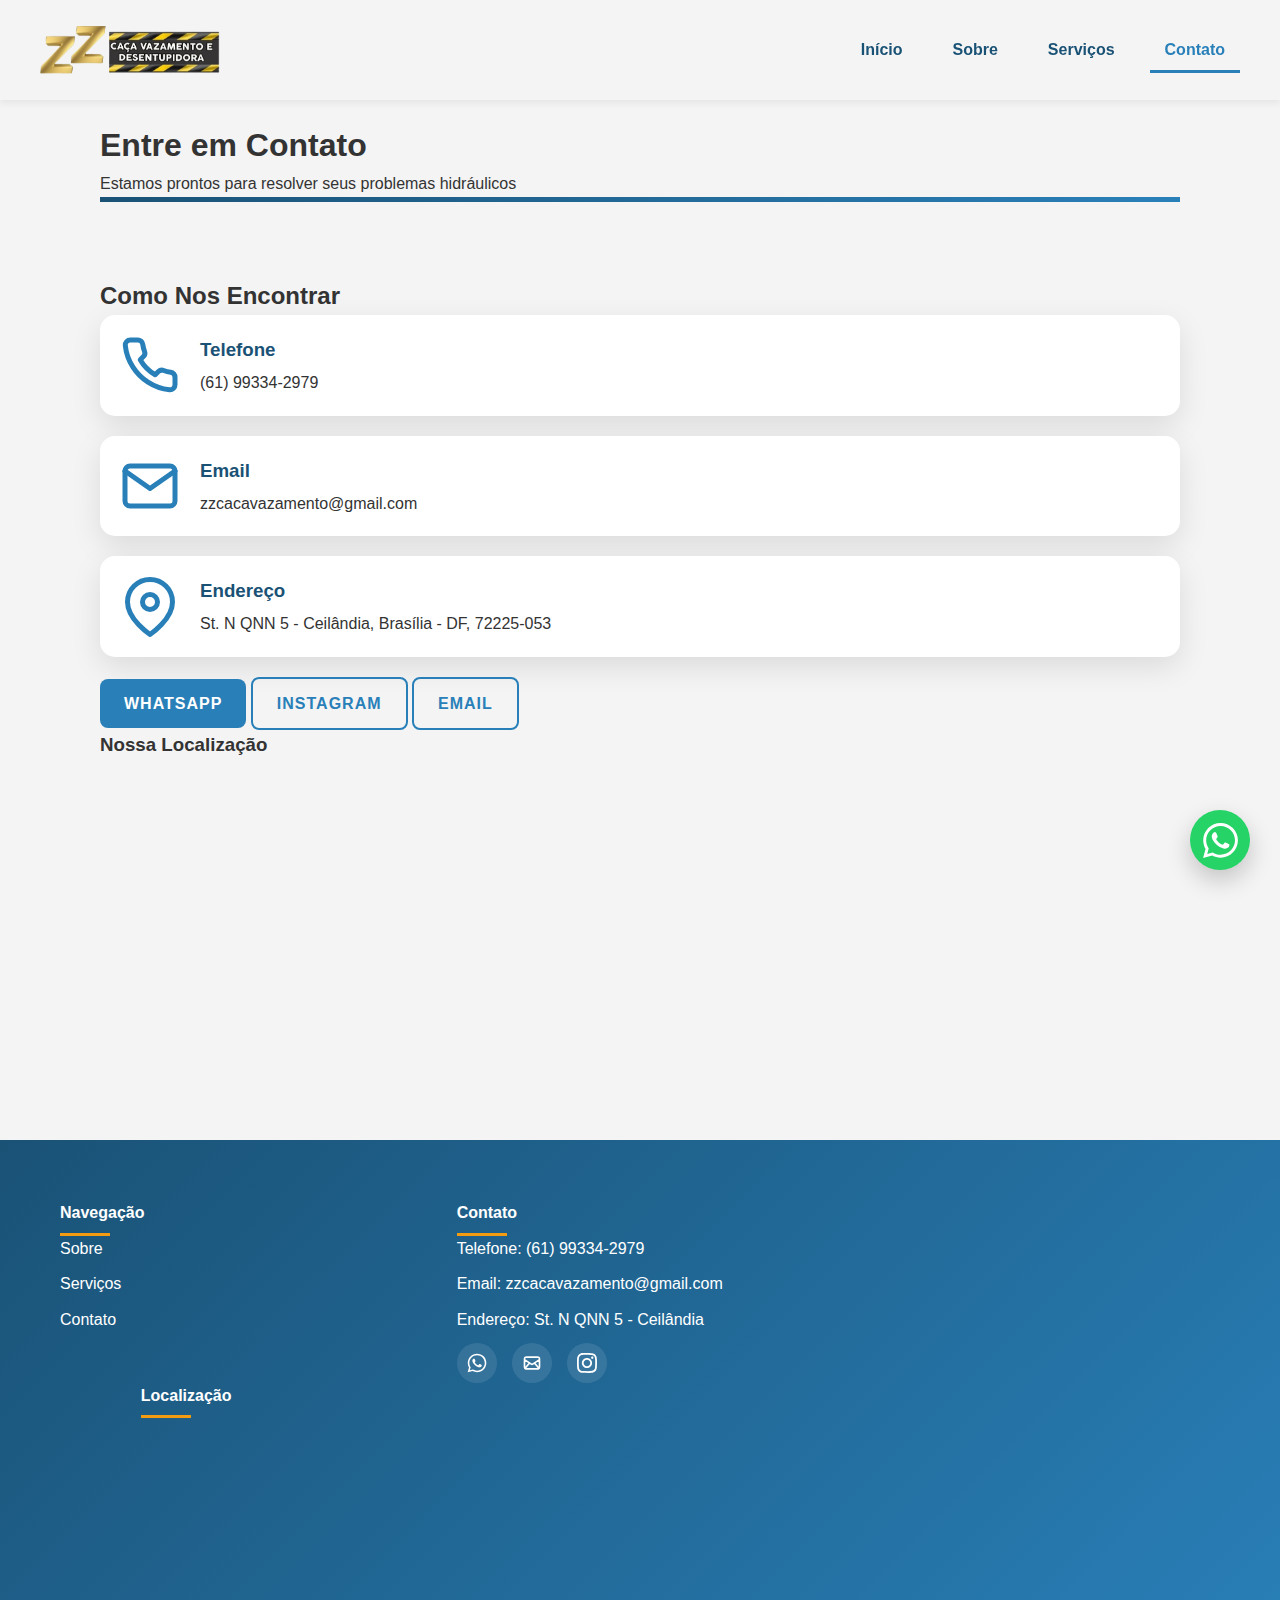
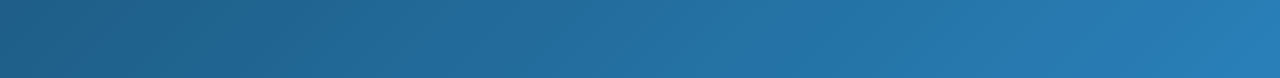
<file: html/contato.html>
<html lang="pt-BR">
<head>
    <meta charset="UTF-8">
    <title>Contato - ZZ Caça Vazamento e Desentupidora</title>
    <link rel="stylesheet" href="../css/styles.css">
    <link rel="stylesheet" href="../css/responsive.css">
    <meta name="viewport" content="width=device-width, initial-scale=1.0">
</head>
<body>
    <header id="dynamic-header">
        <div class="header-content">
            <img src="../assets/logo-pequena-sem-fundo.png" alt="Logo ZZ Caça Vazamento" class="logo-large">
            <nav>
                <ul>
                    <li><a href="../index.html">Início</a></li>
                    <li><a href="./sobre.html">Sobre</a></li>
                    <li><a href="./servicos.html">Serviços</a></li>
                    <li><a href="./contato.html">Contato</a></li>
                </ul>
            </nav>
        </div>
    </header>

    <main>
        <section class="hero-section">
            <div class="container">
                <div class="hero-content">
                    <h1>Entre em Contato</h1>
                    <p>Estamos prontos para resolver seus problemas hidráulicos</p>
                </div>
            </div>
        </section>

        <section class="section contact-section">
            <div class="container">
                <div class="contact-grid">
                    <div class="contact-info scroll-reveal">
                        <div class="contact-details-section">
                            <h2>Como Nos Encontrar</h2>
                            <div class="contact-methods">
                                <div class="contact-method scroll-reveal">
                                    <div class="hover-reveal"></div>
                                    <svg xmlns="http://www.w3.org/2000/svg" viewBox="0 0 24 24" fill="none" stroke="currentColor" stroke-width="2" stroke-linecap="round" stroke-linejoin="round">
                                        <path d="M22 16.92v3a2 2 0 0 1-2.18 2 19.79 19.79 0 0 1-8.63-3.07 19.5 19.5 0 0 1-6-6 19.79 19.79 0 0 1-3.07-8.67A2 2 0 0 1 4.11 2h3a2 2 0 0 1 2 1.72 12.84 12.84 0 0 0 .7 2.81 2 2 0 0 1-.45 2.11L8.09 9.91a16 16 0 0 0 6 6l1.27-1.27a2 2 0 0 1 2.11-.45 12.84 12.84 0 0 0 2.81.7A2 2 0 0 1 22 16.92z"></path>
                                    </svg>
                                    <div class="contact-details">
                                        <h3>Telefone</h3>
                                        <p>(61) 99334-2979</p>
                                    </div>
                                </div>
                                <div class="contact-method scroll-reveal">
                                    <div class="hover-reveal"></div>
                                    <svg xmlns="http://www.w3.org/2000/svg" viewBox="0 0 24 24" fill="none" stroke="currentColor" stroke-width="2" stroke-linecap="round" stroke-linejoin="round">
                                        <path d="M4 4h16c1.1 0 2 .9 2 2v12c0 1.1-.9 2-2 2H4c-1.1 0-2-.9-2-2V6c0-1.1.9-2 2-2z"></path>
                                        <polyline points="22,6 12,13 2,6"></polyline>
                                    </svg>
                                    <div class="contact-details">
                                        <h3>Email</h3>
                                        <p>zzcacavazamento@gmail.com</p>
                                    </div>
                                </div>
                                <div class="contact-method scroll-reveal">
                                    <div class="hover-reveal"></div>
                                    <svg xmlns="http://www.w3.org/2000/svg" viewBox="0 0 24 24" fill="none" stroke="currentColor" stroke-width="2" stroke-linecap="round" stroke-linejoin="round">
                                        <path d="M21 10c0 7-9 13-9 13s-9-6-9-13a9 9 0 0 1 18 0z"></path>
                                        <circle cx="12" cy="10" r="3"></circle>
                                    </svg>
                                    <div class="contact-details">
                                        <h3>Endereço</h3>
                                        <p>St. N QNN 5 - Ceilândia, Brasília - DF, 72225-053</p>
                                    </div>
                                </div>
                            </div>
                            <div class="social-links scroll-reveal">
                                <a href="https://wa.me/61993342979" target="_blank" class="btn btn-primary">WhatsApp</a>
                                <a href="https://www.instagram.com/zz_cacavazamento/" target="_blank" class="btn btn-secondary">Instagram</a>
                                <a href="mailto:zzcacavazamento@gmail.com" class="btn btn-secondary">Email</a>
                            </div>
                        </div>
                        <div class="map-container scroll-reveal">
                            <h3>Nossa Localização</h3>
                            <iframe 
                                src="https://www.google.com/maps/embed?pb=!1m18!1m12!1m3!1d3839.953363925187!2d-48.110497!3d-15.794234!2m3!1f0!2f0!3f0!3m2!1i1024!2i768!4f13.1!3m3!1m2!1s0x935bcbae4a26a!2sQNN%205%2C%20Ceil%C3%A2ndia%20-%20DF%2C%2072225-053!5e0!3m2!1spt-BR!2sbr!4v1700000000000"
                                width="100%" 
                                height="300" 
                                style="border:0;" 
                                allowfullscreen="" 
                                loading="lazy">
                            </iframe>
                        </div>
                    </div>
                </div>
            </div>
        </section>
    </main>

    <footer>
      <div class="footer-grid">
          <div class="footer-section">
              <h4>Navegação</h4>
              <ul>
                  <li><a href="./sobre.html">Sobre</a></li>
                  <li><a href="./servicos.html">Serviços</a></li>
                  <li><a href="./contato.html">Contato</a></li>
              </ul>
          </div>
          <div class="footer-section">
              <h4>Contato</h4>
              <ul>
                  <li>Telefone: (61) 99334-2979</li>
                  <li>Email: zzcacavazamento@gmail.com</li>
                  <li>Endereço: St. N QNN 5 - Ceilândia</li>
              </ul>
              <div class="social-media-links">
                  <a href="https://wa.me/61993342979" target="_blank" class="social-media-icon whatsapp">
                      <img src="../assets/svg/whatsapp-white.svg" alt="WhatsApp">
                  </a>
                  <a href="mailto:zzcacavazamento@gmail.com" class="social-media-icon email">
                      <img src="../assets/svg/mail-white.svg" alt="Email">
                  </a>
                  <a href="https://www.instagram.com/zz_cacavazamento/" target="_blank" class="social-media-icon instagram">
                      <img src="../assets/svg/instagram-white.svg" alt="Instagram">
                  </a>
              </div>
          </div>
      </div>
      <div class="footer-section" style="margin: 0 11dvw;">
          <h4>Localização</h4>
          <iframe 
              src="https://www.google.com/maps/embed?pb=!1m18!1m12!1m3!1d3839.953363925187!2d-48.110497!3d-15.794234!2m3!1f0!2f0!3f0!3m2!1i1024!2i768!4f13.1!3m3!1m2!1s0x935bcbae4a26a!2sQNN%205%2C%20Ceil%C3%A2ndia%20-%20DF%2C%2072225-053!5e0!3m2!1spt-BR!2sbr!4v1700000000000"
              width="100%" 
              height="200" 
              style="border:0;" 
              allowfullscreen="" 
              loading="lazy">
          </iframe>
      </div>
  </div>
</footer>

    <!-- WhatsApp Fixed Button -->
    <a href="https://wa.me/61993342979" target="_blank" class="whatsapp-fixed-btn">
        <svg xmlns="http://www.w3.org/2000/svg" width="35" height="35" viewBox="0 0 24 24" fill="white">
            <path d="M.057 24l1.687-6.163c-1.041-1.804-1.588-3.849-1.587-5.946.003-6.556 5.338-11.891 11.893-11.891 3.181.001 6.167 1.24 8.413 3.488 2.245 2.248 3.481 5.236 3.48 8.414-.003 6.557-5.338 11.892-11.893 11.892-1.99-.001-3.951-.5-5.688-1.448l-6.305 1.654zm6.597-3.807c1.676.995 3.276 1.591 5.392 1.592 5.448 0 9.886-4.434 9.889-9.885.002-5.462-4.415-9.89-9.881-9.892-5.452 0-9.887 4.434-9.889 9.884-.001 2.225.651 3.891 1.746 5.634l-.999 3.648 3.742-.981zm11.387-5.464c-.074-.124-.272-.198-.57-.347-.297-.149-1.758-.868-2.03-.967-.272-.099-.47-.149-.669.149-.198.297-.768.967-.941 1.165-.173.198-.347.223-.644.074-.297-.149-1.255-.463-2.39-1.475-.883-.788-1.48-1.761-1.653-2.059-.173-.297-.018-.458.13-.606.134-.133.297-.347.446-.521.149-.173.198-.297.297-.495.099-.198.05-.372-.025-.521-.075-.149-.669-1.611-.916-2.206-.242-.579-.487-.501-.669-.51l-.57-.01c-.198 0-.52.074-.792.372s-1.04 1.016-1.04 2.479 1.065 2.876 1.213 3.074c.149.198 2.095 3.2 5.076 4.487.709.306 1.263.489 1.694.626.712.226 1.36.194 1.872.118.571-.085 1.758-.719 2.006-1.413.248-.695.248-1.29.173-1.414z"/>
        </svg>
    </a>

    <script type="module" src="../js/script.js"></script>
    <script src="../js/scroll-reveal.js"></script>
    <script src="../js/breadcumbs.js"></script>
  </body>
</html>
</file>
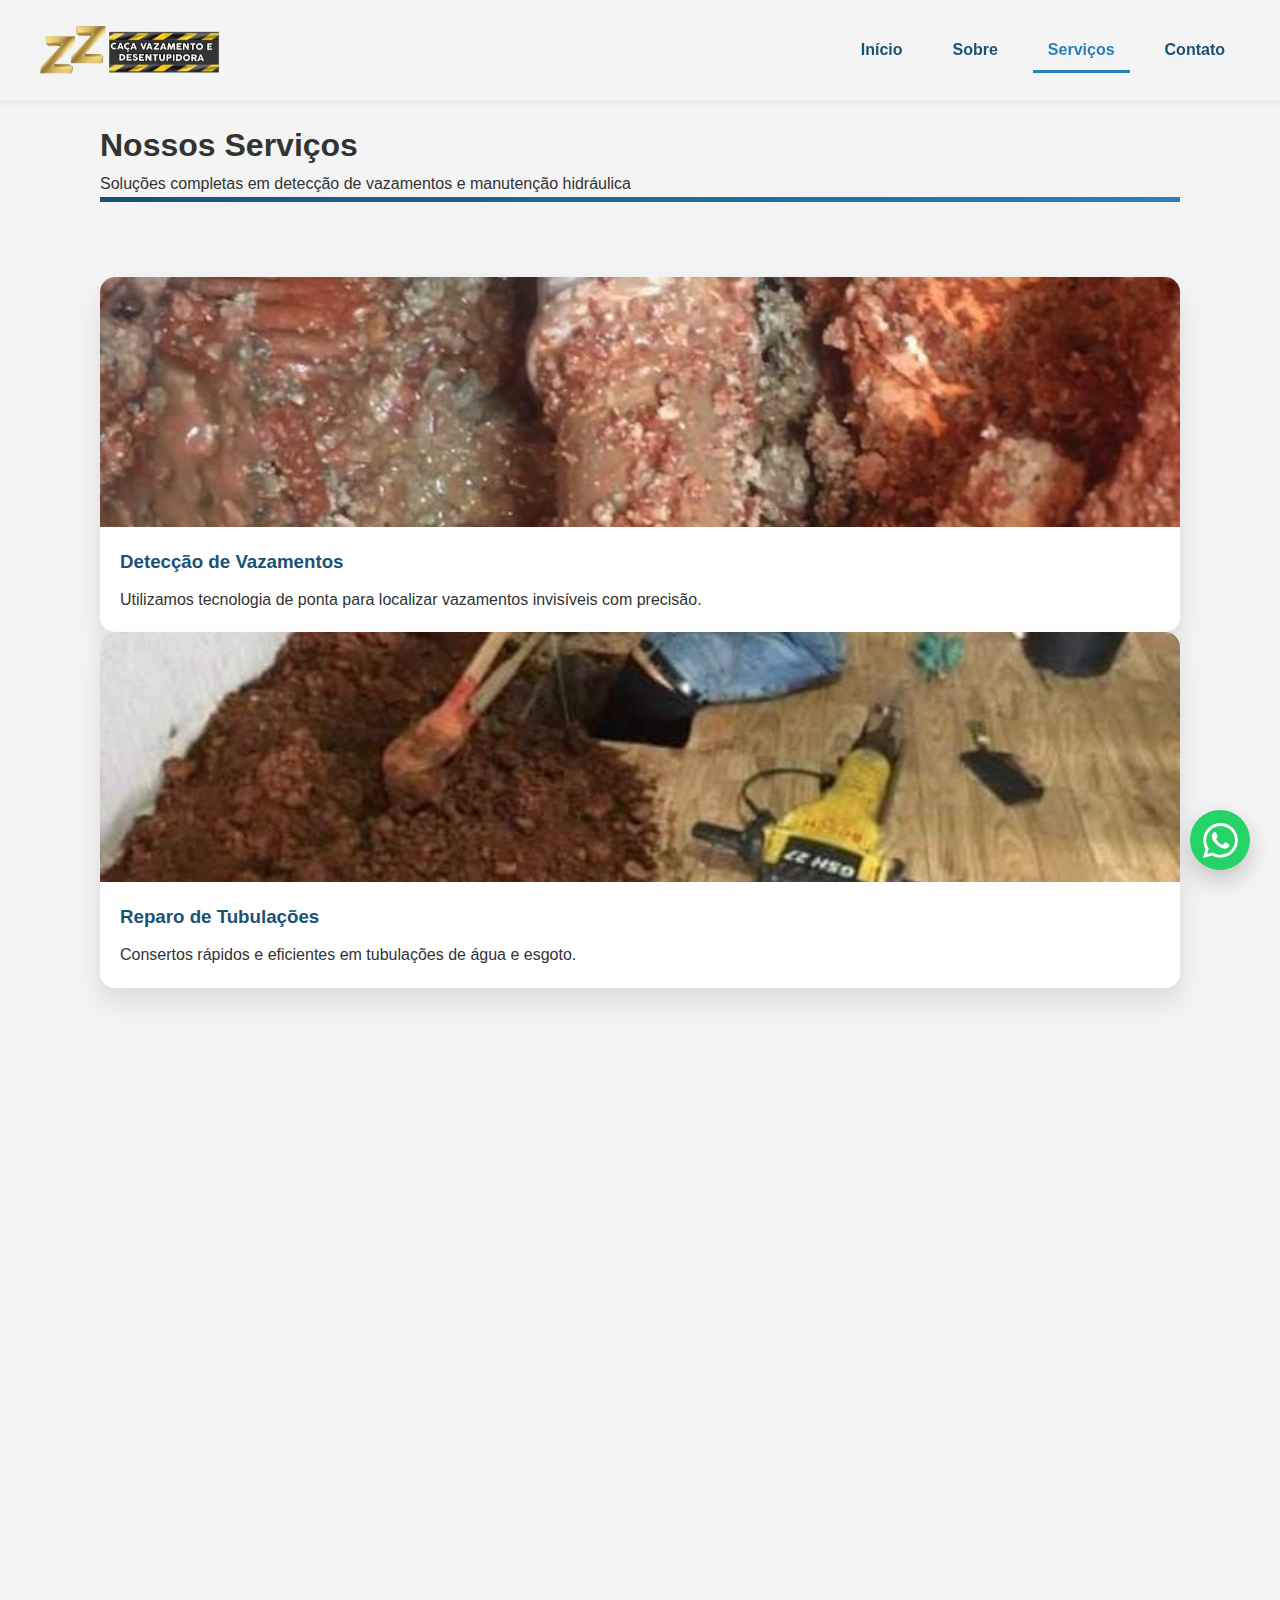
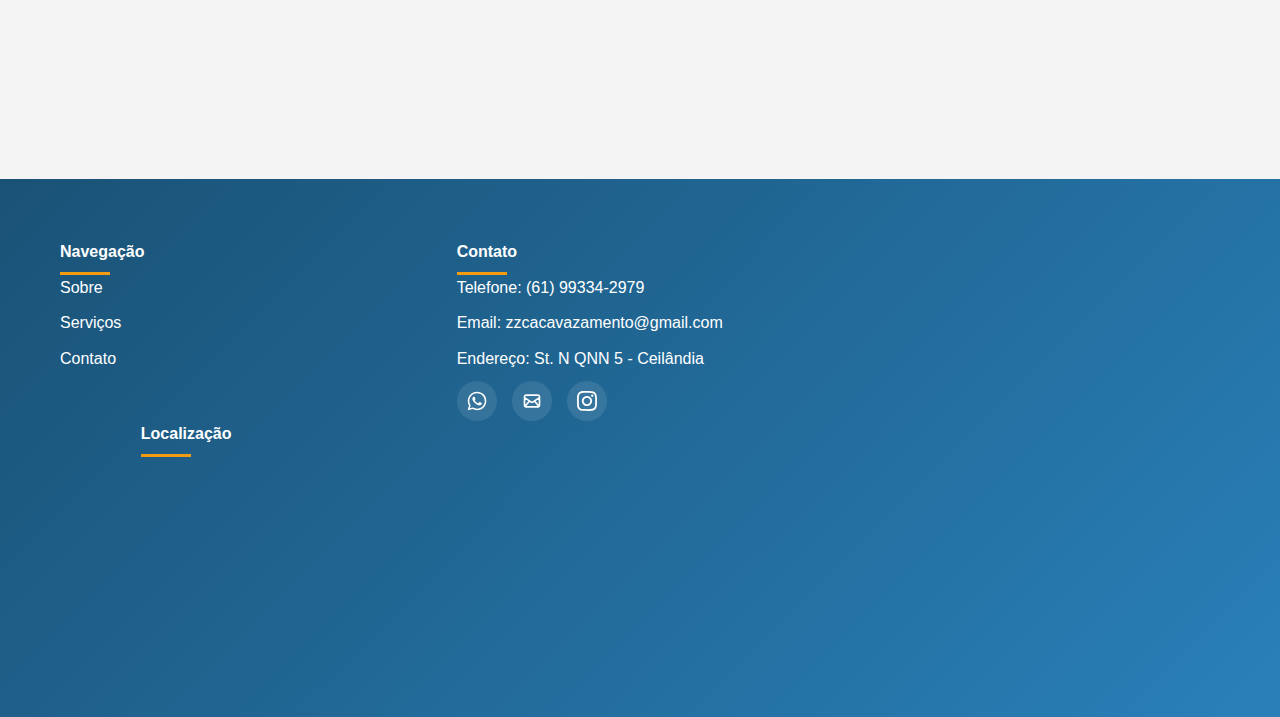
<file: html/servicos.html>
<html lang="pt-BR">
<head>
    <meta charset="UTF-8">
    <title>Serviços - ZZ Caça Vazamento e Desentupidora</title>
    <link rel="stylesheet" href="../css/styles.css">
    <link rel="stylesheet" href="../css/responsive.css">
    <meta name="viewport" content="width=device-width, initial-scale=1.0">
</head>
<body>
    <header id="dynamic-header">
        <div class="header-content">
            <img src="../assets/logo-pequena-sem-fundo.png" alt="Logo ZZ Caça Vazamento" class="logo-large">
            <nav>
                <ul>
                  <li><a href="../index.html">Início</a></li>
                  <li><a href="./sobre.html">Sobre</a></li>
                  <li><a href="./servicos.html">Serviços</a></li>
                  <li><a href="./contato.html">Contato</a></li>
                </ul>
            </nav>
        </div>
    </header>

    <main>
        <section class="hero-section">
            <div class="container">
                <div class="hero-content">
                    <h1>Nossos Serviços</h1>
                    <p>Soluções completas em detecção de vazamentos e manutenção hidráulica</p>
                </div>
            </div>
        </section>

        <section class="section">
            <div class="container">
                <div class="services-grid">
                    <div class="service-card scroll-reveal">
                        <img src="../assets/vazamento-cano.jpg" alt="Detecção de Vazamentos">
                        <div class="service-card-content">
                            <h3>Detecção de Vazamentos</h3>
                            <p>Utilizamos tecnologia de ponta para localizar vazamentos invisíveis com precisão.</p>
                            <div class="image-description">
                                <p>Imagem de um close-up de um vazamento em um cano de cobre, mostrando água escapando de uma junta mal selada, ilustrando a importância da detecção precisa de vazamentos.</p>
                            </div>
                        </div>
                    </div>
                    <div class="service-card scroll-reveal">
                        <img src="../assets/buraco-chao.jpg" alt="Reparo de Tubulações">
                        <div class="service-card-content">
                            <h3>Reparo de Tubulações</h3>
                            <p>Consertos rápidos e eficientes em tubulações de água e esgoto.</p>
                            <div class="image-description">
                                <p>Técnico trabalhando dentro de um buraco no chão, cercado por ferramentas de construção, representando a complexidade e dedicação envolvidas no reparo de tubulações.</p>
                            </div>
                        </div>
                    </div>
                    <div class="service-card scroll-reveal">
                        <img src="../assets/reparo-relogio.jpg" alt="Manutenção Preventiva">
                        <div class="service-card-content">
                            <h3>Manutenção Preventiva</h3>
                            <p>Inspeções regulares para evitar problemas futuros em sua infraestrutura.</p>
                            <div class="image-description">
                                <p>Técnico examinando meticulosamente uma seção de tubulação escavada, demonstrando nossa abordagem preventiva e atenção aos detalhes.</p>
                            </div>
                        </div>
                    </div>
                    <div class="service-card scroll-reveal">
                        <img src="../assets/chefe-close-2.jpg" alt="Consultoria Hidráulica">
                        <div class="service-card-content">
                            <h3>Consultoria Hidráulica</h3>
                            <p>Orientação especializada para sistemas hidráulicos residenciais e comerciais.</p>
                            <div class="image-description">
                                <p>Técnico em um corredor de shopping, segurando um dispositivo de detecção, simbolizando nossa expertise em consultoria hidráulica em diversos ambientes.</p>
                            </div>
                        </div>
                    </div>
                </div>
            </div>
        </section>
    </main>

    <footer>
      <div class="footer-grid">
          <div class="footer-section">
              <h4>Navegação</h4>
              <ul>
                  <li><a href="./sobre.html">Sobre</a></li>
                  <li><a href="./servicos.html">Serviços</a></li>
                  <li><a href="./contato.html">Contato</a></li>
              </ul>
          </div>
          <div class="footer-section">
              <h4>Contato</h4>
              <ul>
                  <li>Telefone: (61) 99334-2979</li>
                  <li>Email: zzcacavazamento@gmail.com</li>
                  <li>Endereço: St. N QNN 5 - Ceilândia</li>
              </ul>
              <div class="social-media-links">
                  <a href="https://wa.me/61993342979" target="_blank" class="social-media-icon whatsapp">
                      <img src="../assets/svg/whatsapp-white.svg" alt="WhatsApp">
                  </a>
                  <a href="mailto:zzcacavazamento@gmail.com" class="social-media-icon email">
                      <img src="../assets/svg/mail-white.svg" alt="Email">
                  </a>
                  <a href="https://www.instagram.com/zz_cacavazamento/" target="_blank" class="social-media-icon instagram">
                      <img src="../assets/svg/instagram-white.svg" alt="Instagram">
                  </a>
              </div>
          </div>
      </div>
      <div class="footer-section" style="margin: 0 11dvw;">
          <h4>Localização</h4>
          <iframe 
              src="https://www.google.com/maps/embed?pb=!1m18!1m12!1m3!1d3839.953363925187!2d-48.110497!3d-15.794234!2m3!1f0!2f0!3f0!3m2!1i1024!2i768!4f13.1!3m3!1m2!1s0x935bcbae4a26a!2sQNN%205%2C%20Ceil%C3%A2ndia%20-%20DF%2C%2072225-053!5e0!3m2!1spt-BR!2sbr!4v1700000000000"
              width="100%" 
              height="200" 
              style="border:0;" 
              allowfullscreen="" 
              loading="lazy">
          </iframe>
      </div>
  </div>
</footer>

    <!-- WhatsApp Fixed Button -->
    <a href="https://wa.me/61993342979" target="_blank" class="whatsapp-fixed-btn">
        <svg xmlns="http://www.w3.org/2000/svg" width="35" height="35" viewBox="0 0 24 24" fill="white">
            <path d="M.057 24l1.687-6.163c-1.041-1.804-1.588-3.849-1.587-5.946.003-6.556 5.338-11.891 11.893-11.891 3.181.001 6.167 1.24 8.413 3.488 2.245 2.248 3.481 5.236 3.48 8.414-.003 6.557-5.338 11.892-11.893 11.892-1.99-.001-3.951-.5-5.688-1.448l-6.305 1.654zm6.597-3.807c1.676.995 3.276 1.591 5.392 1.592 5.448 0 9.886-4.434 9.889-9.885.002-5.462-4.415-9.89-9.881-9.892-5.452 0-9.887 4.434-9.889 9.884-.001 2.225.651 3.891 1.746 5.634l-.999 3.648 3.742-.981zm11.387-5.464c-.074-.124-.272-.198-.57-.347-.297-.149-1.758-.868-2.03-.967-.272-.099-.47-.149-.669.149-.198.297-.768.967-.941 1.165-.173.198-.347.223-.644.074-.297-.149-1.255-.463-2.39-1.475-.883-.788-1.48-1.761-1.653-2.059-.173-.297-.018-.458.13-.606.134-.133.297-.347.446-.521.149-.173.198-.297.297-.495.099-.198.05-.372-.025-.521-.075-.149-.669-1.611-.916-2.206-.242-.579-.487-.501-.669-.51l-.57-.01c-.198 0-.52.074-.792.372s-1.04 1.016-1.04 2.479 1.065 2.876 1.213 3.074c.149.198 2.095 3.2 5.076 4.487.709.306 1.263.489 1.694.626.712.226 1.36.194 1.872.118.571-.085 1.758-.719 2.006-1.413.248-.695.248-1.29.173-1.414z"/>
        </svg>
    </a>

    <script type="module" src="../js/script.js"></script>
    <script src="../js/scroll-reveal.js"></script>
    <script src="../js/breadcumbs.js"></script>
  </body>
</html>
</file>
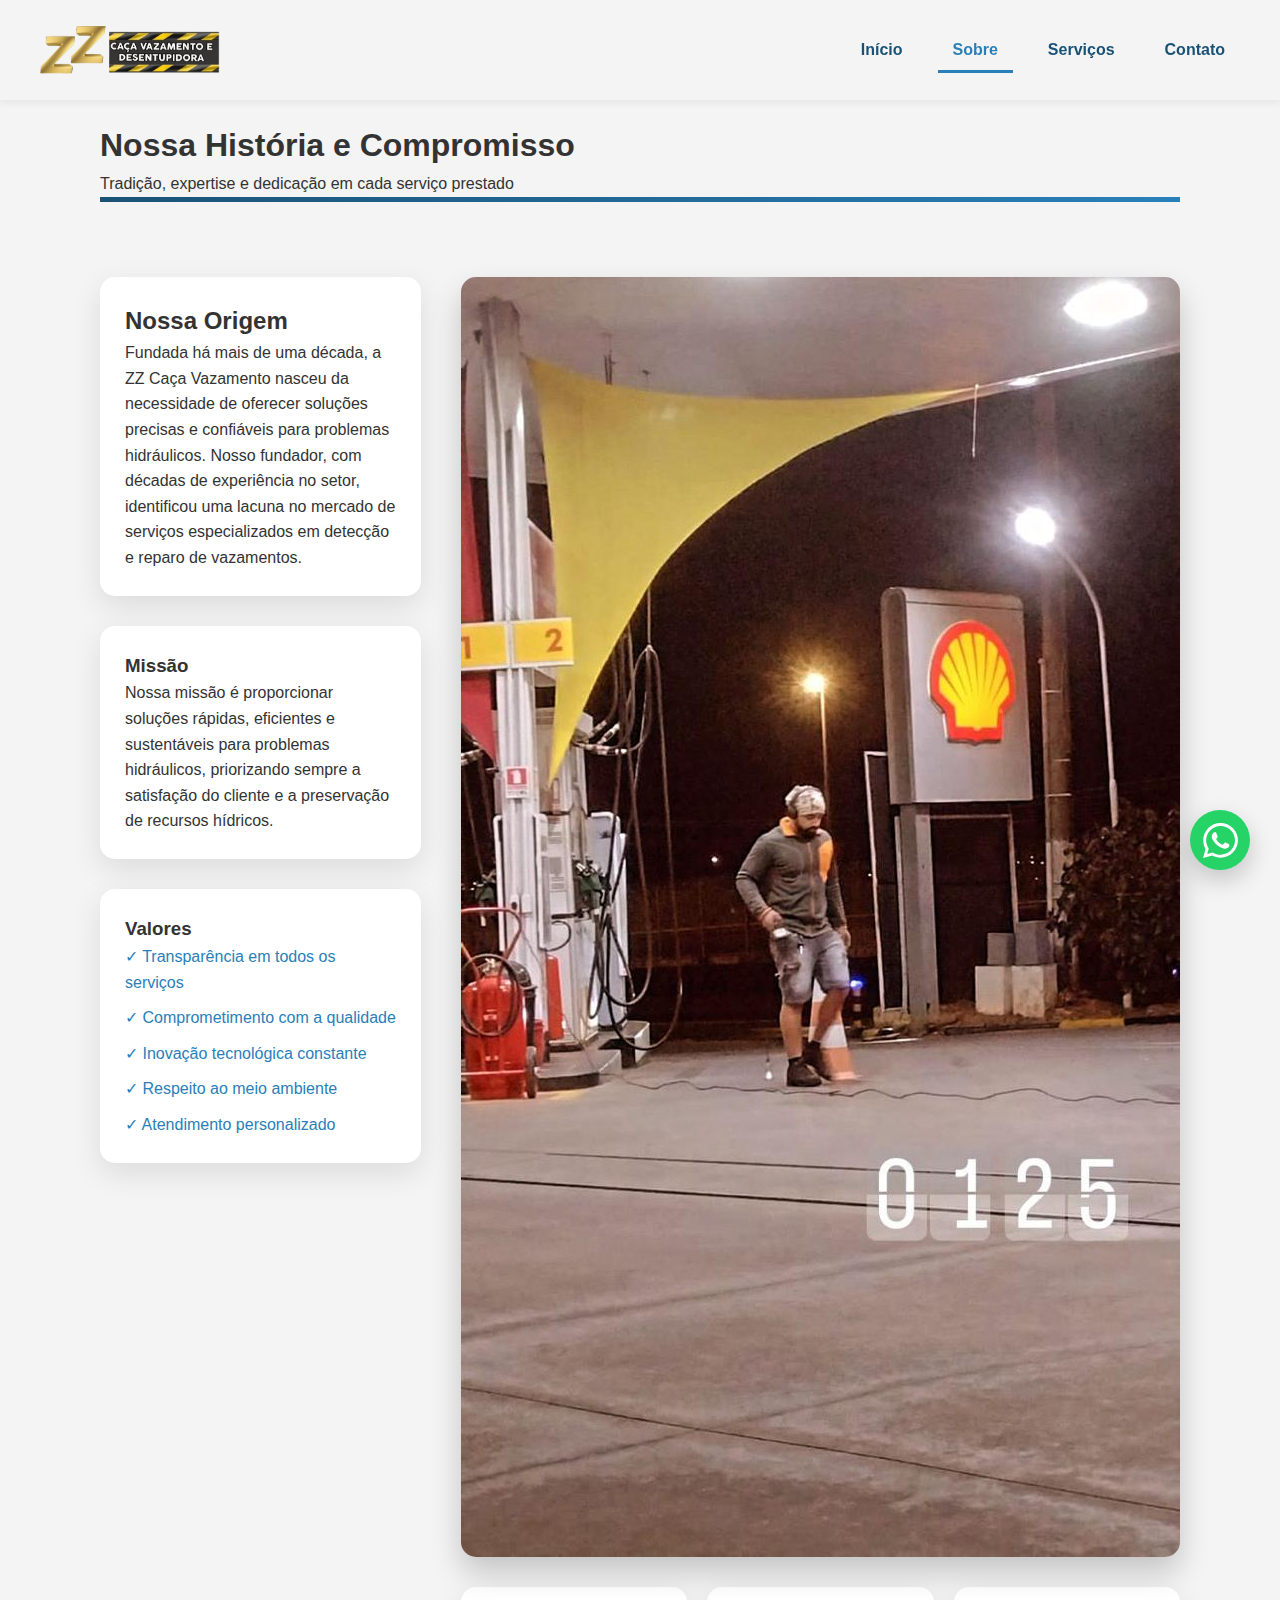
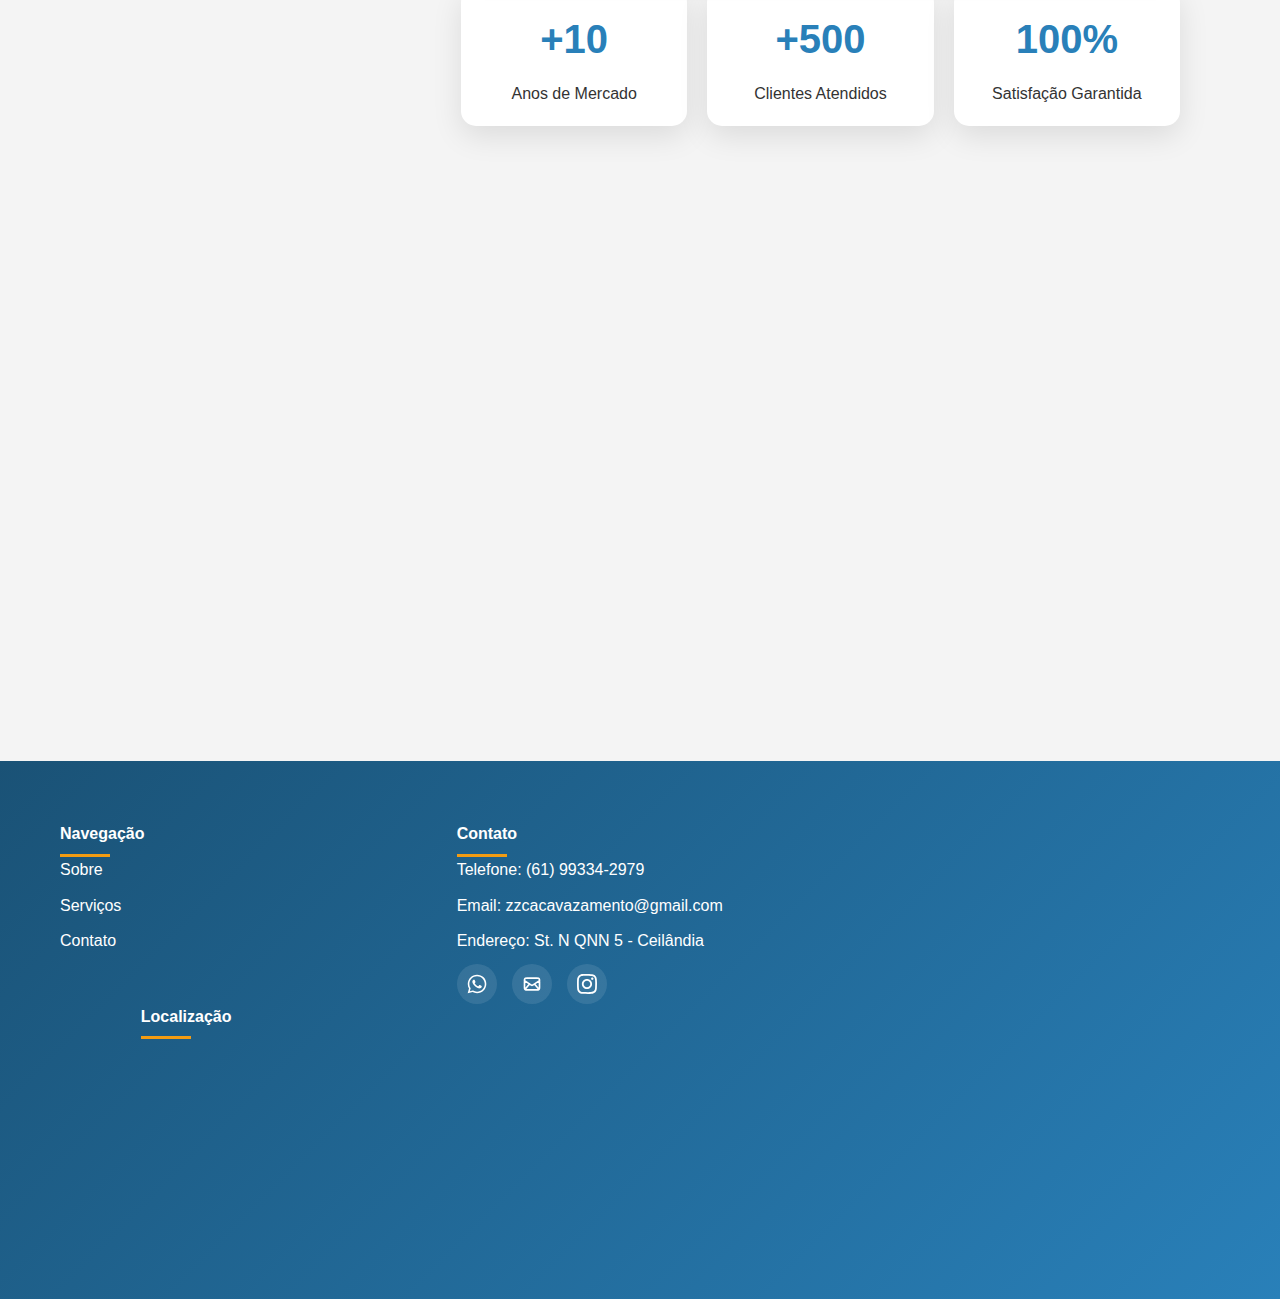
<file: html/sobre.html>
<html lang="pt-BR">
<head>
    <meta charset="UTF-8">
    <title>Sobre - ZZ Caça Vazamento e Desentupidora</title>
    <link rel="stylesheet" href="../css/styles.css">
    <link rel="stylesheet" href="../css/responsive.css">
    <meta name="viewport" content="width=device-width, initial-scale=1.0">
</head>
<body>
    <header id="dynamic-header">
        <div class="header-content">
            <img src="../assets/logo-pequena-sem-fundo.png" alt="Logo ZZ Caça Vazamento" class="logo-large">
            <nav>
                <ul>
                  <li><a href="../index.html">Início</a></li>
                  <li><a href="./sobre.html">Sobre</a></li>
                  <li><a href="./servicos.html">Serviços</a></li>
                  <li><a href="./contato.html">Contato</a></li>
                </ul>
            </nav>
        </div>
    </header>

    <main>
        <section class="hero-section">
            <div class="container">
                <div class="hero-content">
                    <h1>Nossa História e Compromisso</h1>
                    <p>Tradição, expertise e dedicação em cada serviço prestado</p>
                </div>
            </div>
        </section>

        <section class="section about-detailed-section">
            <div class="container">
                <div class="about-content-grid">
                    <div class="about-text-column scroll-reveal">
                        <div class="about-text-section">
                            <h2>Nossa Origem</h2>
                            <p>Fundada há mais de uma década, a ZZ Caça Vazamento nasceu da necessidade de oferecer soluções precisas e confiáveis para problemas hidráulicos. Nosso fundador, com décadas de experiência no setor, identificou uma lacuna no mercado de serviços especializados em detecção e reparo de vazamentos.</p>
                        </div>

                        <div class="about-text-section">
                            <h3>Missão</h3>
                            <p>Nossa missão é proporcionar soluções rápidas, eficientes e sustentáveis para problemas hidráulicos, priorizando sempre a satisfação do cliente e a preservação de recursos hídricos.</p>
                        </div>

                        <div class="about-text-section">
                            <h3>Valores</h3>
                            <ul class="values-list">
                                <li>✓ Transparência em todos os serviços</li>
                                <li>✓ Comprometimento com a qualidade</li>
                                <li>✓ Inovação tecnológica constante</li>
                                <li>✓ Respeito ao meio ambiente</li>
                                <li>✓ Atendimento personalizado</li>
                            </ul>
                        </div>
                    </div>

                    <div class="about-image-column scroll-reveal">
                        <div class="about-image-container">
                            <img src="../assets/chefe-close.jpg" alt="Fundador da Empresa" class="about-image">
                            <div class="image-description">
                                <p>Nosso fundador em frente a uma estação Shell, simbolizando nossa presença sólida e confiável no mercado de serviços hidráulicos.</p>
                            </div>
                        </div>
                        <div class="about-team-highlights">
                            <div class="team-stat">
                                <h4>+10</h4>
                                <p>Anos de Mercado</p>
                            </div>
                            <div class="team-stat">
                                <h4>+500</h4>
                                <p>Clientes Atendidos</p>
                            </div>
                            <div class="team-stat">
                                <h4>100%</h4>
                                <p>Satisfação Garantida</p>
                            </div>
                        </div>
                    </div>
                </div>

                <div class="about-team-section scroll-reveal">
                    <h2>Nossa Equipe</h2>
                    <p>Contamos com profissionais altamente capacitados, treinados nas mais modernas técnicas de detecção e reparo. Cada membro da nossa equipe é selecionado não apenas por sua expertise técnica, mas também por seu comprometimento com a excelência no atendimento.</p>
                    
                    <div class="team-photos">
                        <div class="team-member scroll-reveal">
                            <img src="../assets/chefe-close-2.jpg" alt="Técnico Especialista">
                            <h3>João Silva</h3>
                            <p>Diretor Técnico</p>
                        </div>
                        <div class="team-member scroll-reveal">
                            <img src="../assets/reparo-relogio.jpg" alt="Técnico em Manutenção">
                            <h3>Carlos Santos</h3>
                            <p>Coordenador de Operações</p>
                        </div>
                        <div class="team-member scroll-reveal">
                            <img src="../assets/buraco-chao.jpg" alt="Técnico de Campo">
                            <h3>Pedro Oliveira</h3>
                            <p>Especialista em Vazamentos</p>
                        </div>
                    </div>
                </div>
            </div>
        </section>
    </main>

    <footer>
        <div class="footer-grid">
            <div class="footer-section">
                <h4>Navegação</h4>
                <ul>
                    <li><a href="./sobre.html">Sobre</a></li>
                    <li><a href="./servicos.html">Serviços</a></li>
                    <li><a href="./contato.html">Contato</a></li>
                </ul>
            </div>
            <div class="footer-section">
                <h4>Contato</h4>
                <ul>
                    <li>Telefone: (61) 99334-2979</li>
                    <li>Email: zzcacavazamento@gmail.com</li>
                    <li>Endereço: St. N QNN 5 - Ceilândia</li>
                </ul>
                <div class="social-media-links">
                    <a href="https://wa.me/61993342979" target="_blank" class="social-media-icon whatsapp">
                        <img src="../assets/svg/whatsapp-white.svg" alt="WhatsApp">
                    </a>
                    <a href="mailto:zzcacavazamento@gmail.com" class="social-media-icon email">
                        <img src="../assets/svg/mail-white.svg" alt="Email">
                    </a>
                    <a href="https://www.instagram.com/zz_cacavazamento/" target="_blank" class="social-media-icon instagram">
                        <img src="../assets/svg/instagram-white.svg" alt="Instagram">
                    </a>
                </div>
            </div>
        </div>
        <div class="footer-section" style="margin: 0 11dvw;">
            <h4>Localização</h4>
            <iframe 
                src="https://www.google.com/maps/embed?pb=!1m18!1m12!1m3!1d3839.953363925187!2d-48.110497!3d-15.794234!2m3!1f0!2f0!3f0!3m2!1i1024!2i768!4f13.1!3m3!1m2!1s0x935bcbae4a26a!2sQNN%205%2C%20Ceil%C3%A2ndia%20-%20DF%2C%2072225-053!5e0!3m2!1spt-BR!2sbr!4v1700000000000"
                width="100%" 
                height="200" 
                style="border:0;" 
                allowfullscreen="" 
                loading="lazy">
            </iframe>
        </div>
    </div>
</footer>

<!-- WhatsApp Fixed Button -->
<a href="https://wa.me/61993342979" target="_blank" class="whatsapp-fixed-btn">
    <svg xmlns="http://www.w3.org/2000/svg" width="35" height="35" viewBox="0 0 24 24" fill="white">
        <path d="M.057 24l1.687-6.163c-1.041-1.804-1.588-3.849-1.587-5.946.003-6.556 5.338-11.891 11.893-11.891 3.181.001 6.167 1.24 8.413 3.488 2.245 2.248 3.481 5.236 3.48 8.414-.003 6.557-5.338 11.892-11.893 11.892-1.99-.001-3.951-.5-5.688-1.448l-6.305 1.654zm6.597-3.807c1.676.995 3.276 1.591 5.392 1.592 5.448 0 9.886-4.434 9.889-9.885.002-5.462-4.415-9.89-9.881-9.892-5.452 0-9.887 4.434-9.889 9.884-.001 2.225.651 3.891 1.746 5.634l-.999 3.648 3.742-.981zm11.387-5.464c-.074-.124-.272-.198-.57-.347-.297-.149-1.758-.868-2.03-.967-.272-.099-.47-.149-.669.149-.198.297-.768.967-.941 1.165-.173.198-.347.223-.644.074-.297-.149-1.255-.463-2.39-1.475-.883-.788-1.48-1.761-1.653-2.059-.173-.297-.018-.458.13-.606.134-.133.297-.347.446-.521.149-.173.198-.297.297-.495.099-.198.05-.372-.025-.521-.075-.149-.669-1.611-.916-2.206-.242-.579-.487-.501-.669-.51l-.57-.01c-.198 0-.52.074-.792.372s-1.04 1.016-1.04 2.479 1.065 2.876 1.213 3.074c.149.198 2.095 3.2 5.076 4.487.709.306 1.263.489 1.694.626.712.226 1.36.194 1.872.118.571-.085 1.758-.719 2.006-1.413.248-.695.248-1.29.173-1.414z"/>
    </svg>
</a>

<script type="module" src="../js/script.js"></script>
<script src="../js/scroll-reveal.js"></script>
<script src="../js/breadcumbs.js"></script>
</body>
</html>
</file>
<file: css/styles.css>
:root {
    --header-height-large: 400px;
    --header-height-small: 80px;
    --primary-color: #1A5276;
    --secondary-color: #2980b9;
    --accent-color: #F39C12;
    --background-color: #f4f4f4;
    --text-color: #333;
    --card-shadow: 0 10px 20px rgba(0,0,0,0.1);
    --transition-smooth: all 0.3s cubic-bezier(0.25, 0.8, 0.25, 1);
}

main {
    margin: 20px 100px 0 100px;
}

* {
    margin: 0;
    padding: 0;
    box-sizing: border-box;
    scroll-behavior: smooth;
}

body {
    font-family: 'Inter', 'Arial', sans-serif;
    line-height: 1.6;
    color: var(--text-color);
    background-color: var(--background-color);
    overflow-x: hidden;
    padding-top: 100px;
}

/* Modern Glassmorphic Header */
#dynamic-header {
    position: fixed;
    top: 0;
    left: 0;
    width: 100%;
    background: rgba(244, 244, 244, 0.8);
    backdrop-filter: blur(10px);
    box-shadow: 0 4px 6px rgba(0,0,0,0.05);
    z-index: 1000;
    transition: var(--transition-smooth);
    height: 100px;
    display: flex;
    align-items: center;
}

#dynamic-header .header-content {
    display: flex;
    justify-content: space-between;
    align-items: center;
    padding: 0 40px;
    width: 100%;
    max-width: 1400px;
    margin: 0 auto;
}

#dynamic-header .breadcrumbs {
    display: none;
}

#dynamic-header nav ul {
    display: flex;
    list-style: none;
    align-items: center;
}

#dynamic-header nav ul li {
    margin-left: 20px;
}

#dynamic-header nav ul li a {
    position: relative;
    text-decoration: none;
    color: var(--primary-color);
    font-weight: 600;
    padding: 10px 15px;
    border-radius: 5px;
    transition: var(--transition-smooth);
}

#dynamic-header nav ul li a::before {
    content: '';
    position: absolute;
    bottom: -2px;
    left: 50%;
    width: 0;
    height: 2px;
    background-color: var(--secondary-color);
    transition: var(--transition-smooth);
}

#dynamic-header nav ul li a:hover::before {
    left: 0;
    width: 100%;
}

#dynamic-header nav ul li a:hover {
    color: var(--secondary-color);
    background-color: rgba(41, 128, 185, 0.1);
}

#dynamic-header nav ul li a.active-page {
    color: var(--secondary-color);
    font-weight: bold;
    position: relative;
}

#dynamic-header nav ul li a.active-page::after {
    content: '';
    position: absolute;
    bottom: -5px;
    left: 0;
    width: 100%;
    height: 3px;
    background-color: var(--secondary-color);
}

.logo-large {
    width: 180px;
    opacity: 1;
    transition: width 0.3s ease-in-out;
}

.logo-small {
    display: none;
}

body:has(#dynamic-header:not(:hover)) {
    padding-top: 100px;
}

#dynamic-header:not(:hover) {
    height: 100px;
}

#dynamic-header:not(:hover) .logo-large {
    width: 180px;
    opacity: 1;
}

/* Modern Card and Section Styles */
.section {
    padding: 80px 0;
    background-color: var(--background-color);
    position: relative;
}

.section::before {
    content: '';
    position: absolute;
    top: 0;
    left: 0;
    width: 100%;
    height: 5px;
    background: linear-gradient(to right, var(--primary-color), var(--secondary-color));
}

.service-item, .about-item, .feature-item {
    background: white;
    border-radius: 12px;
    box-shadow: var(--card-shadow);
    overflow: hidden;
    transition: var(--transition-smooth);
    transform-origin: center;
}

.service-item:hover, .about-item:hover, .feature-item:hover {
    transform: translateY(-10px) scale(1.02);
    box-shadow: 0 15px 30px rgba(0,0,0,0.15);
}

/* Feature Animations */
.feature-item svg {
    stroke: var(--secondary-color);
    transition: var(--transition-smooth);
}

.feature-item:hover svg {
    transform: rotate(15deg) scale(1.1);
}

/* Interactive Buttons */
.btn {
    display: inline-block;
    padding: 12px 24px;
    border-radius: 8px;
    text-decoration: none;
    font-weight: 600;
    transition: var(--transition-smooth);
    text-transform: uppercase;
    letter-spacing: 1px;
}

.btn-primary {
    background-color: var(--secondary-color);
    color: white;
}

.btn-primary:hover {
    background-color: var(--primary-color);
    transform: translateY(-3px);
    box-shadow: 0 5px 15px rgba(0,0,0,0.2);
}

.btn-secondary {
    background-color: transparent;
    border: 2px solid var(--secondary-color);
    color: var(--secondary-color);
}

.btn-secondary:hover {
    background-color: var(--secondary-color);
    color: white;
    transform: translateY(-3px);
    box-shadow: 0 5px 15px rgba(0,0,0,0.2);
}

/* Footer Enhancements */
footer {
    background: linear-gradient(135deg, var(--primary-color), var(--secondary-color));
    color: white;
    padding: 60px 0;
}

.footer-grid {
    display: grid;
    grid-template-columns: repeat(3, 1fr);
    gap: 30px;
    max-width: 1200px;
    margin: 0 auto;
    padding: 0 20px;
}

.footer-section h4 {
    position: relative;
    padding-bottom: 10px;
}

.footer-section h4::after {
    content: '';
    position: absolute;
    bottom: 0;
    left: 0;
    width: 50px;
    height: 3px;
    background-color: var(--accent-color);
}

.footer-section ul {
    list-style: none;
}

.footer-section ul li {
    margin-bottom: 10px;
}

.footer-section ul li a {
    color: white;
    text-decoration: none;
    transition: color 0.3s ease;
}

.footer-section ul li a:hover {
    color: var(--accent-color);
}

.contact-buttons {
    display: flex;
    gap: 15px;
    margin-top: 20px;
}

.contact-btn {
    display: inline-flex;
    align-items: center;
    padding: 10px 20px;
    background-color: var(--accent-color);
    color: white;
    text-decoration: none;
    border-radius: 5px;
    transition: background-color 0.3s ease;
}

.contact-btn:hover {
    background-color: #D35400;
}

/* Additional Interactive Elements */
.hover-lift {
    transition: var(--transition-smooth);
}

.hover-lift:hover {
    transform: translateY(-10px);
}

/* Subtle Scroll Reveal */
.scroll-reveal {
    opacity: 0;
    transform: translateY(30px);
    transition: opacity 0.6s ease-out, transform 0.6s ease-out;
}

.scroll-reveal.is-visible {
    opacity: 1;
    transform: translateY(0);
}

/* Accessibility Enhancements */
:focus {
    outline: 3px solid var(--secondary-color);
    outline-offset: 2px;
}

/* Performance Optimization */
.lazy-load {
    opacity: 0;
    transition: opacity 0.5s ease-in-out;
}

.lazy-load.loaded {
    opacity: 1;
}

/* Enhanced Features Section */
.features-section {
    background-color: var(--background-color);
    padding: 80px 0;
}

.features-grid {
    display: grid;
    grid-template-columns: repeat(3, 1fr);
    gap: 30px;
    max-width: 1200px;
    margin: 60px auto 0 auto;
    padding: 0 20px;
}

.feature-item {
    background: white;
    border-radius: 15px;
    padding: 30px;
    text-align: center;
    box-shadow: 0 10px 30px rgba(0,0,0,0.1);
    transition: var(--transition-smooth);
    transform-origin: center;
    display: flex;
    flex-direction: column;
    align-items: center;
    gap: 15px;
    border: 2px solid transparent;
}

.feature-item:hover {
    transform: translateY(-15px);
    box-shadow: 0 15px 40px rgba(0,0,0,0.15);
    border-color: var(--secondary-color);
}

.feature-item svg {
    width: 60px;
    height: 60px;
    stroke: var(--secondary-color);
    transition: var(--transition-smooth);
}

.feature-item:hover svg {
    transform: rotate(15deg) scale(1.1);
}

/* Recent Services Section */
.recent-services {
    background-color: var(--background-color);
    padding: 80px 0;
}

.recent-services .container {
    max-width: 1200px;
    margin: 0 auto;
    padding: 0 20px;
}

.recent-services h2 {
    text-align: center;
    margin-bottom: 40px;
    color: var(--primary-color);
    position: relative;
}

.recent-services h2::after {
    content: '';
    position: absolute;
    bottom: -10px;
    left: 50%;
    transform: translateX(-50%);
    width: 100px;
    height: 3px;
    background: linear-gradient(to right, var(--primary-color), var(--secondary-color));
}

.services-showcase {
    display: grid;
    grid-template-columns: repeat(3, 1fr);
    gap: 30px;
}

.service-card {
    background: white;
    border-radius: 15px;
    overflow: hidden;
    box-shadow: 0 15px 30px rgba(0,0,0,0.1);
    transition: var(--transition-smooth);
    display: flex;
    flex-direction: column;
}

.service-card:hover {
    transform: translateY(-15px);
    box-shadow: 0 25px 50px rgba(0,0,0,0.15);
}

.service-card img {
    width: 100%;
    height: 250px;
    object-fit: cover;
    transition: transform 0.5s ease;
}

.service-card:hover img {
    transform: scale(1.1);
}

.service-card-content {
    padding: 20px;
    flex-grow: 1;
    display: flex;
    flex-direction: column;
}

.service-card-content h3 {
    color: var(--primary-color);
    margin-bottom: 10px;
}

.image-description {
    background: linear-gradient(to bottom, rgba(0,0,0,0.7), rgba(0,0,0,0.9));
    color: white;
    padding: 20px;
    position: absolute;
    bottom: -100%;
    left: 0;
    width: 100%;
    opacity: 0;
    transition: all 0.4s ease-in-out;
}

.service-card:hover .image-description {
    bottom: 0;
    opacity: 1;
}

/* WhatsApp Fixed Button */
.whatsapp-fixed-btn {
    position: fixed;
    bottom: 30px;
    right: 30px;
    width: 60px;
    height: 60px;
    background-color: #25D366;
    border-radius: 50%;
    display: flex;
    align-items: center;
    justify-content: center;
    box-shadow: 0 10px 25px rgba(0,0,0,0.2);
    z-index: 1000;
    transition: var(--transition-smooth);
}

.whatsapp-fixed-btn:hover {
    transform: scale(1.1) rotate(360deg);
    box-shadow: 0 15px 35px rgba(0,0,0,0.3);
}

.whatsapp-fixed-btn img {
    width: 35px;
    height: 35px;
}

/* About Page Enhancements */
.about-detailed-section {
    background-color: var(--background-color);
}

.about-content-grid {
    display: grid;
    grid-template-columns: 1fr 1fr;
    gap: 40px;
    align-items: start;
}

.about-text-column {
    display: flex;
    flex-direction: column;
    gap: 30px;
}

.about-text-section {
    background: white;
    border-radius: 15px;
    padding: 25px;
    box-shadow: 0 10px 30px rgba(0,0,0,0.1);
    transition: var(--transition-smooth);
}

.about-text-section:hover {
    transform: translateY(-10px);
    box-shadow: 0 15px 40px rgba(0,0,0,0.15);
}

.values-list {
    list-style: none;
    padding: 0;
    display: flex;
    flex-direction: column;
    gap: 10px;
}

.values-list li {
    display: flex;
    align-items: center;
    gap: 10px;
    color: var(--secondary-color);
}

.about-image-container {
    position: relative;
    border-radius: 15px;
    overflow: hidden;
    box-shadow: 0 15px 30px rgba(0,0,0,0.2);
    transition: var(--transition-smooth);
}

.about-image-container:hover {
    transform: scale(1.02);
}

.about-team-highlights {
    display: grid;
    grid-template-columns: repeat(3, 1fr);
    gap: 20px;
    margin-top: 30px;
}

.team-stat {
    background: white;
    text-align: center;
    padding: 20px;
    border-radius: 15px;
    box-shadow: 0 10px 30px rgba(0,0,0,0.1);
    transition: var(--transition-smooth);
}

.team-stat:hover {
    transform: translateY(-10px);
    box-shadow: 0 15px 40px rgba(0,0,0,0.15);
}

.team-stat h4 {
    color: var(--secondary-color);
    font-size: 2.5rem;
    margin-bottom: 10px;
}

.about-team-section {
    margin-top: 50px;
}

.team-photos {
    display: grid;
    grid-template-columns: repeat(3, 1fr);
    gap: 30px;
    margin-top: 30px;
}

.team-member {
    background: white;
    border-radius: 15px;
    overflow: hidden;
    box-shadow: 0 10px 30px rgba(0,0,0,0.1);
    transition: var(--transition-smooth);
    text-align: center;
}

.team-member:hover {
    transform: translateY(-15px);
    box-shadow: 0 15px 40px rgba(0,0,0,0.15);
}

.team-member img {
    width: 100%;
    height: 300px;
    object-fit: cover;
}

.team-member h3 {
    margin-top: 15px;
    color: var(--primary-color);
}

.team-member p {
    color: var(--secondary-color);
    margin-bottom: 15px;
}

/* Social Media Icon Styling */
.social-media-links {
    display: flex;
    gap: 15px;
    align-items: center;
}

.social-media-icon {
    display: inline-flex;
    align-items: center;
    justify-content: center;
    width: 40px;
    height: 40px;
    border-radius: 50%;
    background-color: rgba(255,255,255,0.1);
    transition: var(--transition-smooth);
}

.social-media-icon svg, .social-media-icon img {
    width: 20px;
    height: 20px;
    padding: 0;
    stroke: white;
    fill: white;
}

.social-media-icon:hover {
    background-color: rgba(255,255,255,0.2);
    transform: scale(1.1);
}

.social-media-icon.whatsapp:hover {
    background-color: #25D366;
}

.social-media-icon.email:hover {
    background-color: #EA4335;
}

.social-media-icon.instagram:hover {
    background: linear-gradient(45deg, #405DE6, #5851DB, #833AB4, #C13584, #E1306C, #FD1D1D);
}

/* Contact Method Card Enhancements */
.contact-method {
    display: flex;
    align-items: center;
    background: white;
    border-radius: 15px;
    padding: 20px;
    margin-bottom: 20px;
    box-shadow: 0 10px 30px rgba(0,0,0,0.1);
    transition: all 0.3s cubic-bezier(0.25, 0.8, 0.25, 1);
    position: relative;
    overflow: hidden;
}

.contact-method::before {
    content: '';
    position: absolute;
    top: 0;
    left: 0;
    width: 0;
    height: 100%;
    background: linear-gradient(to right, var(--primary-color), var(--secondary-color));
    opacity: 0.1;
    transition: width 0.3s ease;
    z-index: 1;
}

.contact-method:hover::before {
    width: 100%;
}

.contact-method svg {
    width: 60px;
    height: 60px;
    margin-right: 20px;
    stroke: var(--secondary-color);
    transition: transform 0.3s ease, stroke 0.3s ease;
}

.contact-method:hover svg {
    transform: scale(1.1) rotate(10deg);
    stroke: var(--primary-color);
}

.contact-method .contact-details {
    flex-grow: 1;
    transition: transform 0.3s ease;
}

.contact-method:hover .contact-details {
    transform: translateX(10px);
}

.contact-method h3 {
    color: var(--primary-color);
    margin-bottom: 5px;
    transition: color 0.3s ease;
}

.contact-method:hover h3 {
    color: var(--secondary-color);
}

.contact-method p {
    color: var(--text-color);
    transition: color 0.3s ease;
}

.contact-method:hover p {
    color: var(--secondary-color);
}

.contact-method .hover-reveal {
    position: absolute;
    top: 0;
    left: 0;
    width: 100%;
    height: 100%;
    background: linear-gradient(135deg, var(--primary-color), var(--secondary-color));
    opacity: 0;
    z-index: 0;
    transition: opacity 0.3s ease;
}

.contact-method:hover .hover-reveal {
    opacity: 0.05;
}

.contact-button {
    display: inline-block;
    background-color: var(--secondary-color);
    color: #fff;
    padding: 1rem 2rem;
    border-radius: 8px;
    text-decoration: none;
    font-weight: 600;
    cursor: pointer;
    user-select: none;
    outline: none;
    transition: all 0.3s ease;
}

.contact-button:hover {
    background-color: var(--primary-color);
    transform: translateY(-3px);
}

.contact-button:active {
    transform: scale(0.97);
}

.contact-button:focus:not(:active) {
    transform: translateY(-3px);
}
</file>
<file: css/responsive.css>
@media (max-width: 1200px) {
    .container {
        padding: 0 20px;
    }
    .features-grid {
        grid-template-columns: repeat(auto-fit, minmax(250px, 1fr));
        gap: 20px;
    }
    .services-showcase {
        grid-template-columns: repeat(auto-fit, minmax(250px, 1fr));
        gap: 20px;
    }
}

@media (max-width: 1024px) {
    .services-showcase {
        grid-template-columns: repeat(2, 1fr);
    }
    .about-content-grid {
        grid-template-columns: 1fr;
    }
    .team-photos {
        grid-template-columns: 1fr 1fr;
    }
}

@media (max-width: 768px) {
    .footer-grid {
        grid-template-columns: 1fr;
    }
    h1 { font-size: 1.8rem; }
    h2 { font-size: 1.5rem; }
    h3 { font-size: 1.2rem; }
    body {
        font-size: 14px;
    }
    .hero-section {
        text-align: center;
    }
    .hero-cta {
        flex-direction: column;
        align-items: center;
        gap: 15px;
    }
    .features-grid, 
    .services-showcase,
    .team-photos,
    .about-team-highlights,
    .footer-grid {
        grid-template-columns: 1fr;
    }
    #dynamic-header .header-content {
        flex-direction: column;
        padding: 10px;
    }
    #dynamic-header nav ul {
        flex-direction: column;
        align-items: center;
    }
    #dynamic-header nav ul li {
        margin: 10px 0;
    }

}

@media (max-width: 480px) {
    .service-card img,
    .features-section .feature-item {
        max-width: 100%;
    }
}
</file>
